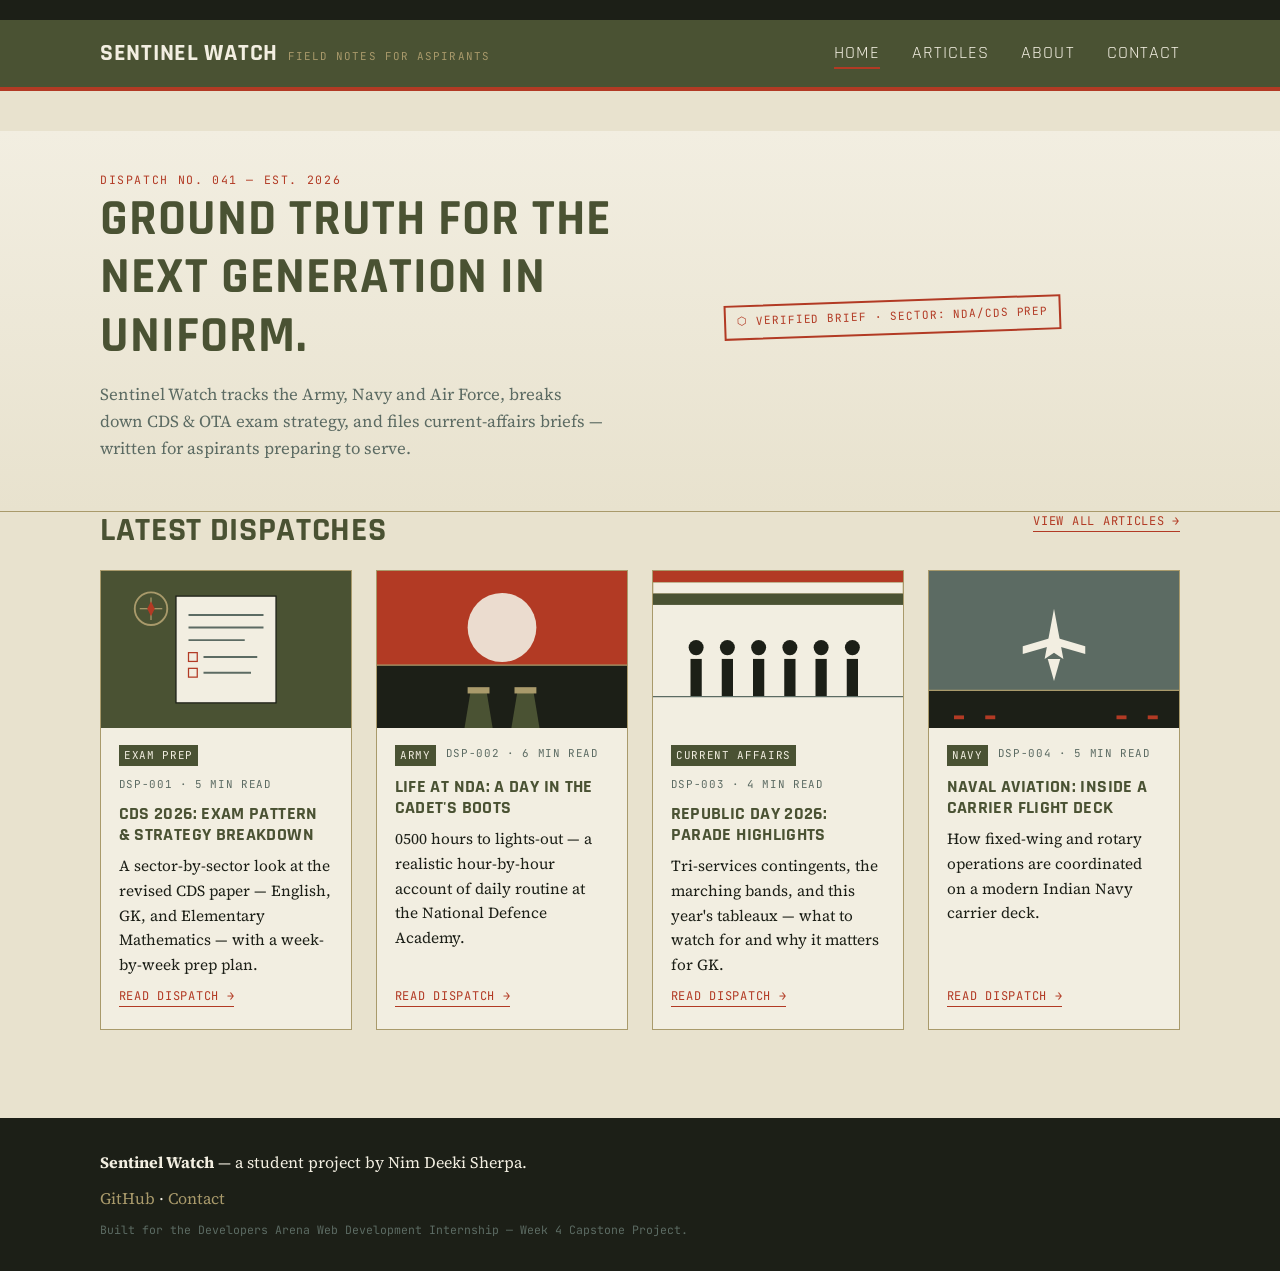
<file: index.html>
<!DOCTYPE html>
<html lang="en">
<head>
  <meta charset="UTF-8">
  <meta name="viewport" content="width=device-width, initial-scale=1.0">
  <title>Sentinel Watch — Field Notes for the Defence Aspirant</title>
  <meta name="description" content="Sentinel Watch is a defence forces news and exam-prep blog covering the Army, Navy, Air Force, CDS/OTA strategy, and current affairs.">
  <link rel="preconnect" href="https://fonts.googleapis.com">
  <link rel="preconnect" href="https://fonts.gstatic.com" crossorigin>
  <link href="https://fonts.googleapis.com/css2?family=Rajdhani:wght@600;700&family=Source+Serif+4:opsz,wght@8..60,400;8..60,600&family=JetBrains+Mono:wght@400;500&display=swap" rel="stylesheet">
  <link rel="stylesheet" href="css/style.css">
</head>
<body>
  <a class="skip-link" href="#main">Skip to main content</a>

  <div class="ticker" aria-hidden="true">
    <div class="ticker__track">
      <span><strong>SITREP</strong> — CDS 2026 (II) notification expected this month</span>
      <span><strong>SITREP</strong> — Republic Day rehearsals begin at Kartavya Path</span>
      <span><strong>SITREP</strong> — Agnipath review committee submits interim report</span>
      <span><strong>SITREP</strong> — INS Vikrant completes latest deck trials</span>
      <span><strong>SITREP</strong> — CDS 2026 (II) notification expected this month</span>
      <span><strong>SITREP</strong> — Republic Day rehearsals begin at Kartavya Path</span>
    </div>
  </div>

  <header class="site-header">
    <div class="wrap">
      <a class="brand" href="index.html">
        <span class="brand__mark">SENTINEL WATCH</span>
        <span class="brand__tag">Field Notes for Aspirants</span>
      </a>
      <button class="nav-toggle" id="navToggle" aria-expanded="false" aria-controls="mainNav" aria-label="Toggle navigation menu">
        <span></span><span></span><span></span>
      </button>
      <nav class="main-nav" id="mainNav" aria-label="Primary">
        <ul>
          <li><a href="index.html" aria-current="page">Home</a></li>
          <li><a href="articles.html">Articles</a></li>
          <li><a href="about.html">About</a></li>
          <li><a href="contact.html">Contact</a></li>
        </ul>
      </nav>
    </div>
  </header>

  <main id="main">
    <section class="hero">
      <div class="wrap hero__grid">
        <div>
          <p class="eyebrow">Dispatch No. 041 — Est. 2026</p>
          <h1>Ground truth for the next generation in uniform.</h1>
          <p class="hero__lede">Sentinel Watch tracks the Army, Navy and Air Force, breaks down CDS &amp; OTA exam strategy, and files current-affairs briefs — written for aspirants preparing to serve.</p>
        </div>
        <div class="hero__stamp">
          <span class="stamp">⬡ Verified Brief · Sector: NDA/CDS Prep</span>
        </div>
      </div>
    </section>

    <section class="wrap" aria-labelledby="latest-heading">
      <div class="section-head">
        <h2 id="latest-heading">Latest Dispatches</h2>
        <a class="card__link" href="articles.html">View all articles →</a>
      </div>

      <div class="card-grid card-grid--home">

        <article class="card">
          <div class="card__media">
            <img src="images/article-cds-strategy.svg" alt="Illustration of an exam paper with a compass and checklist, representing exam strategy" width="400" height="250" loading="lazy">
          </div>
          <div class="card__body">
            <p class="card__meta"><span class="tag">Exam Prep</span><span>DSP-001 · 5 min read</span></p>
            <h3>CDS 2026: Exam Pattern &amp; Strategy Breakdown</h3>
            <p class="card__excerpt">A sector-by-sector look at the revised CDS paper — English, GK, and Elementary Mathematics — with a week-by-week prep plan.</p>
            <a class="card__link" href="articles.html">Read dispatch →</a>
          </div>
        </article>

        <article class="card">
          <div class="card__media">
            <img src="images/article-nda-life.svg" alt="Illustration of a cadet's boots and a sunrise over a parade ground" width="400" height="250" loading="lazy">
          </div>
          <div class="card__body">
            <p class="card__meta"><span class="tag">Army</span><span>DSP-002 · 6 min read</span></p>
            <h3>Life at NDA: A Day in the Cadet's Boots</h3>
            <p class="card__excerpt">0500 hours to lights-out — a realistic hour-by-hour account of daily routine at the National Defence Academy.</p>
            <a class="card__link" href="articles.html">Read dispatch →</a>
          </div>
        </article>

        <article class="card">
          <div class="card__media">
            <img src="images/article-republic-day.svg" alt="Illustration of a parade formation and tricolour bunting" width="400" height="250" loading="lazy">
          </div>
          <div class="card__body">
            <p class="card__meta"><span class="tag">Current Affairs</span><span>DSP-003 · 4 min read</span></p>
            <h3>Republic Day 2026: Parade Highlights</h3>
            <p class="card__excerpt">Tri-services contingents, the marching bands, and this year's tableaux — what to watch for and why it matters for GK.</p>
            <a class="card__link" href="articles.html">Read dispatch →</a>
          </div>
        </article>

        <article class="card">
          <div class="card__media">
            <img src="images/article-naval-aviation.svg" alt="Illustration of a fighter jet silhouette on a carrier deck" width="400" height="250" loading="lazy">
          </div>
          <div class="card__body">
            <p class="card__meta"><span class="tag">Navy</span><span>DSP-004 · 5 min read</span></p>
            <h3>Naval Aviation: Inside a Carrier Flight Deck</h3>
            <p class="card__excerpt">How fixed-wing and rotary operations are coordinated on a modern Indian Navy carrier deck.</p>
            <a class="card__link" href="articles.html">Read dispatch →</a>
          </div>
        </article>

      </div>
    </section>
  </main>

  <footer class="site-footer">
    <div class="wrap">
      <p><strong>Sentinel Watch</strong> — a student project by Nim Deeki Sherpa.</p>
      <p><a href="https://github.com/nimdeeki" target="_blank" rel="noopener">GitHub</a> · <a href="contact.html">Contact</a></p>
      <p class="footer-meta">Built for the Developers Arena Web Development Internship — Week 4 Capstone Project.</p>
    </div>
  </footer>

  <script src="js/main.js"></script>
</body>
</html>
</file>
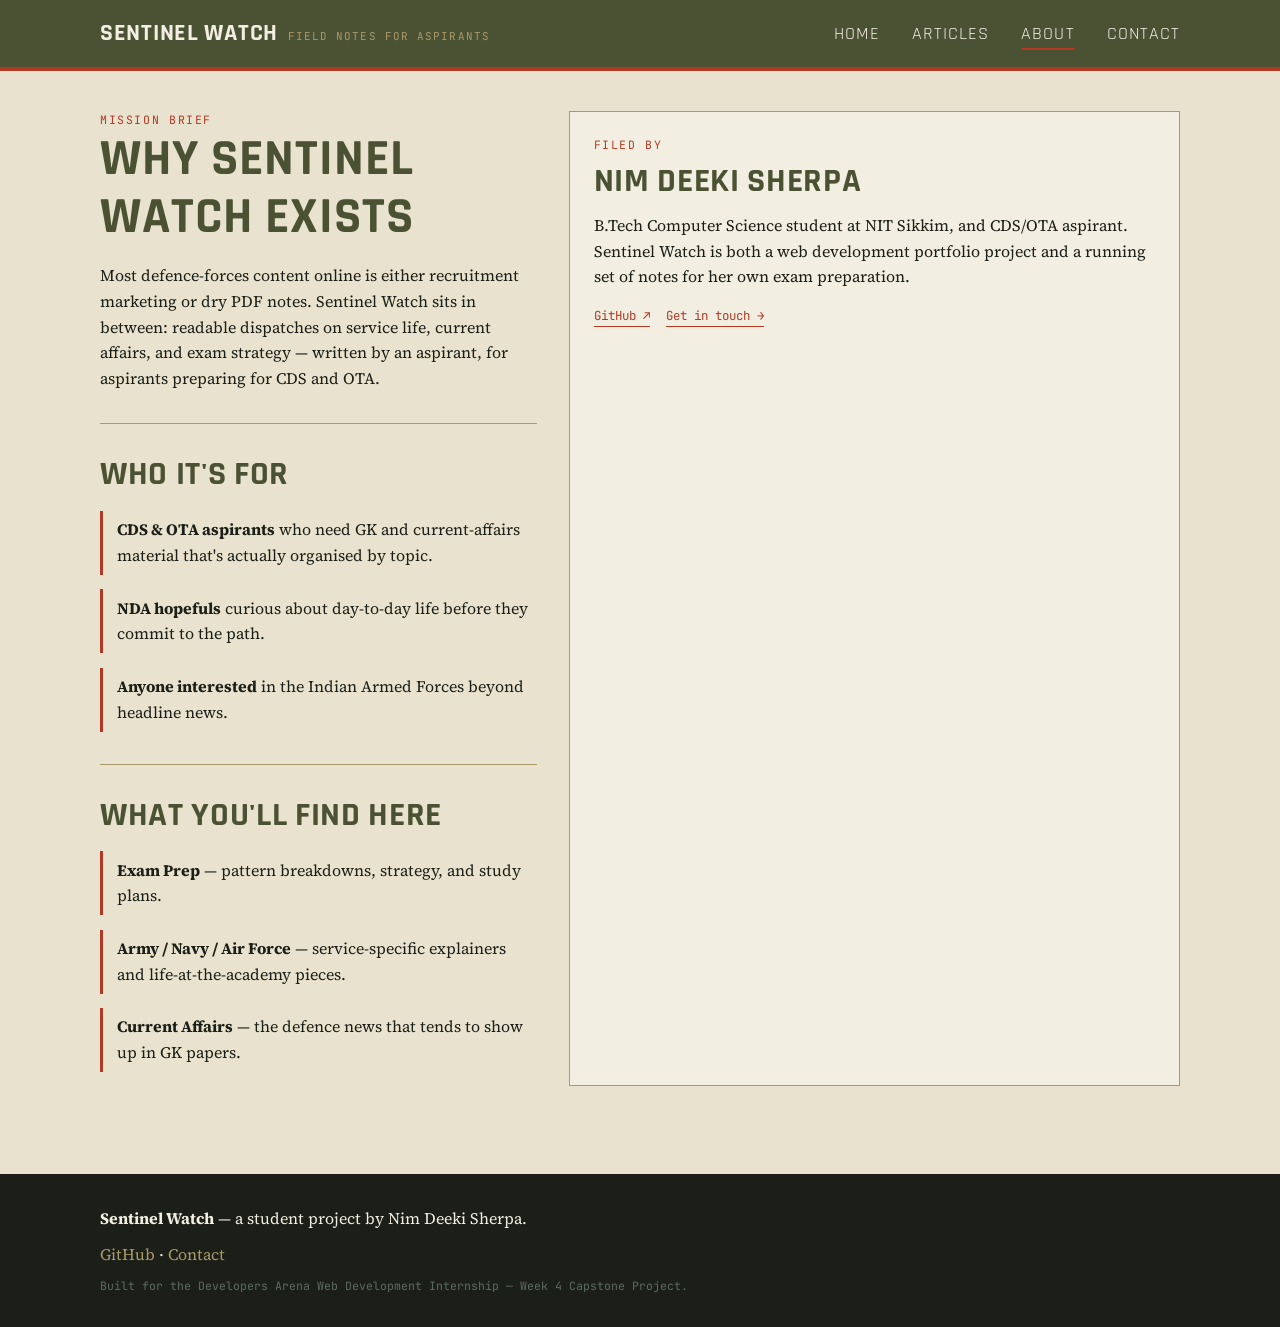
<file: about.html>
<!DOCTYPE html>
<html lang="en">
<head>
  <meta charset="UTF-8">
  <meta name="viewport" content="width=device-width, initial-scale=1.0">
  <title>About — Sentinel Watch</title>
  <meta name="description" content="About Sentinel Watch — why it exists, who it's for, and the author behind it.">
  <link rel="preconnect" href="https://fonts.googleapis.com">
  <link rel="preconnect" href="https://fonts.gstatic.com" crossorigin>
  <link href="https://fonts.googleapis.com/css2?family=Rajdhani:wght@600;700&family=Source+Serif+4:opsz,wght@8..60,400;8..60,600&family=JetBrains+Mono:wght@400;500&display=swap" rel="stylesheet">
  <link rel="stylesheet" href="css/style.css">
</head>
<body>
  <a class="skip-link" href="#main">Skip to main content</a>

  <header class="site-header">
    <div class="wrap">
      <a class="brand" href="index.html">
        <span class="brand__mark">SENTINEL WATCH</span>
        <span class="brand__tag">Field Notes for Aspirants</span>
      </a>
      <button class="nav-toggle" id="navToggle" aria-expanded="false" aria-controls="mainNav" aria-label="Toggle navigation menu">
        <span></span><span></span><span></span>
      </button>
      <nav class="main-nav" id="mainNav" aria-label="Primary">
        <ul>
          <li><a href="index.html">Home</a></li>
          <li><a href="articles.html">Articles</a></li>
          <li><a href="about.html" aria-current="page">About</a></li>
          <li><a href="contact.html">Contact</a></li>
        </ul>
      </nav>
    </div>
  </header>

  <main id="main">
    <section class="wrap about-grid">
      <div>
        <p class="eyebrow">Mission Brief</p>
        <h1>Why Sentinel Watch exists</h1>
        <p style="margin-top:1rem; max-width:60ch;">
          Most defence-forces content online is either recruitment marketing or dry PDF notes.
          Sentinel Watch sits in between: readable dispatches on service life, current affairs,
          and exam strategy — written by an aspirant, for aspirants preparing for CDS and OTA.
        </p>

        <hr class="rule">

        <h2>Who it's for</h2>
        <ul class="value-list" style="margin-top:1rem;">
          <li><strong>CDS &amp; OTA aspirants</strong> who need GK and current-affairs material that's actually organised by topic.</li>
          <li><strong>NDA hopefuls</strong> curious about day-to-day life before they commit to the path.</li>
          <li><strong>Anyone interested</strong> in the Indian Armed Forces beyond headline news.</li>
        </ul>

        <hr class="rule">

        <h2>What you'll find here</h2>
        <ul class="value-list" style="margin-top:1rem;">
          <li><strong>Exam Prep</strong> — pattern breakdowns, strategy, and study plans.</li>
          <li><strong>Army / Navy / Air Force</strong> — service-specific explainers and life-at-the-academy pieces.</li>
          <li><strong>Current Affairs</strong> — the defence news that tends to show up in GK papers.</li>
        </ul>
      </div>

      <aside class="author-card" aria-labelledby="author-heading">
        <p class="eyebrow">Filed By</p>
        <h2 id="author-heading" style="margin-top:0.5rem;">Nim Deeki Sherpa</h2>
        <p style="margin-top:0.75rem;">
          B.Tech Computer Science student at NIT Sikkim, and CDS/OTA aspirant. Sentinel Watch
          is both a web development portfolio project and a running set of notes for her own
          exam preparation.
        </p>
        <div class="author-card__links">
          <a href="https://github.com/nimdeeki" target="_blank" rel="noopener">GitHub ↗</a>
          <a href="contact.html">Get in touch →</a>
        </div>
      </aside>
    </section>
  </main>

  <footer class="site-footer">
    <div class="wrap">
      <p><strong>Sentinel Watch</strong> — a student project by Nim Deeki Sherpa.</p>
      <p><a href="https://github.com/nimdeeki" target="_blank" rel="noopener">GitHub</a> · <a href="contact.html">Contact</a></p>
      <p class="footer-meta">Built for the Developers Arena Web Development Internship — Week 4 Capstone Project.</p>
    </div>
  </footer>

  <script src="js/main.js"></script>
</body>
</html>
</file>
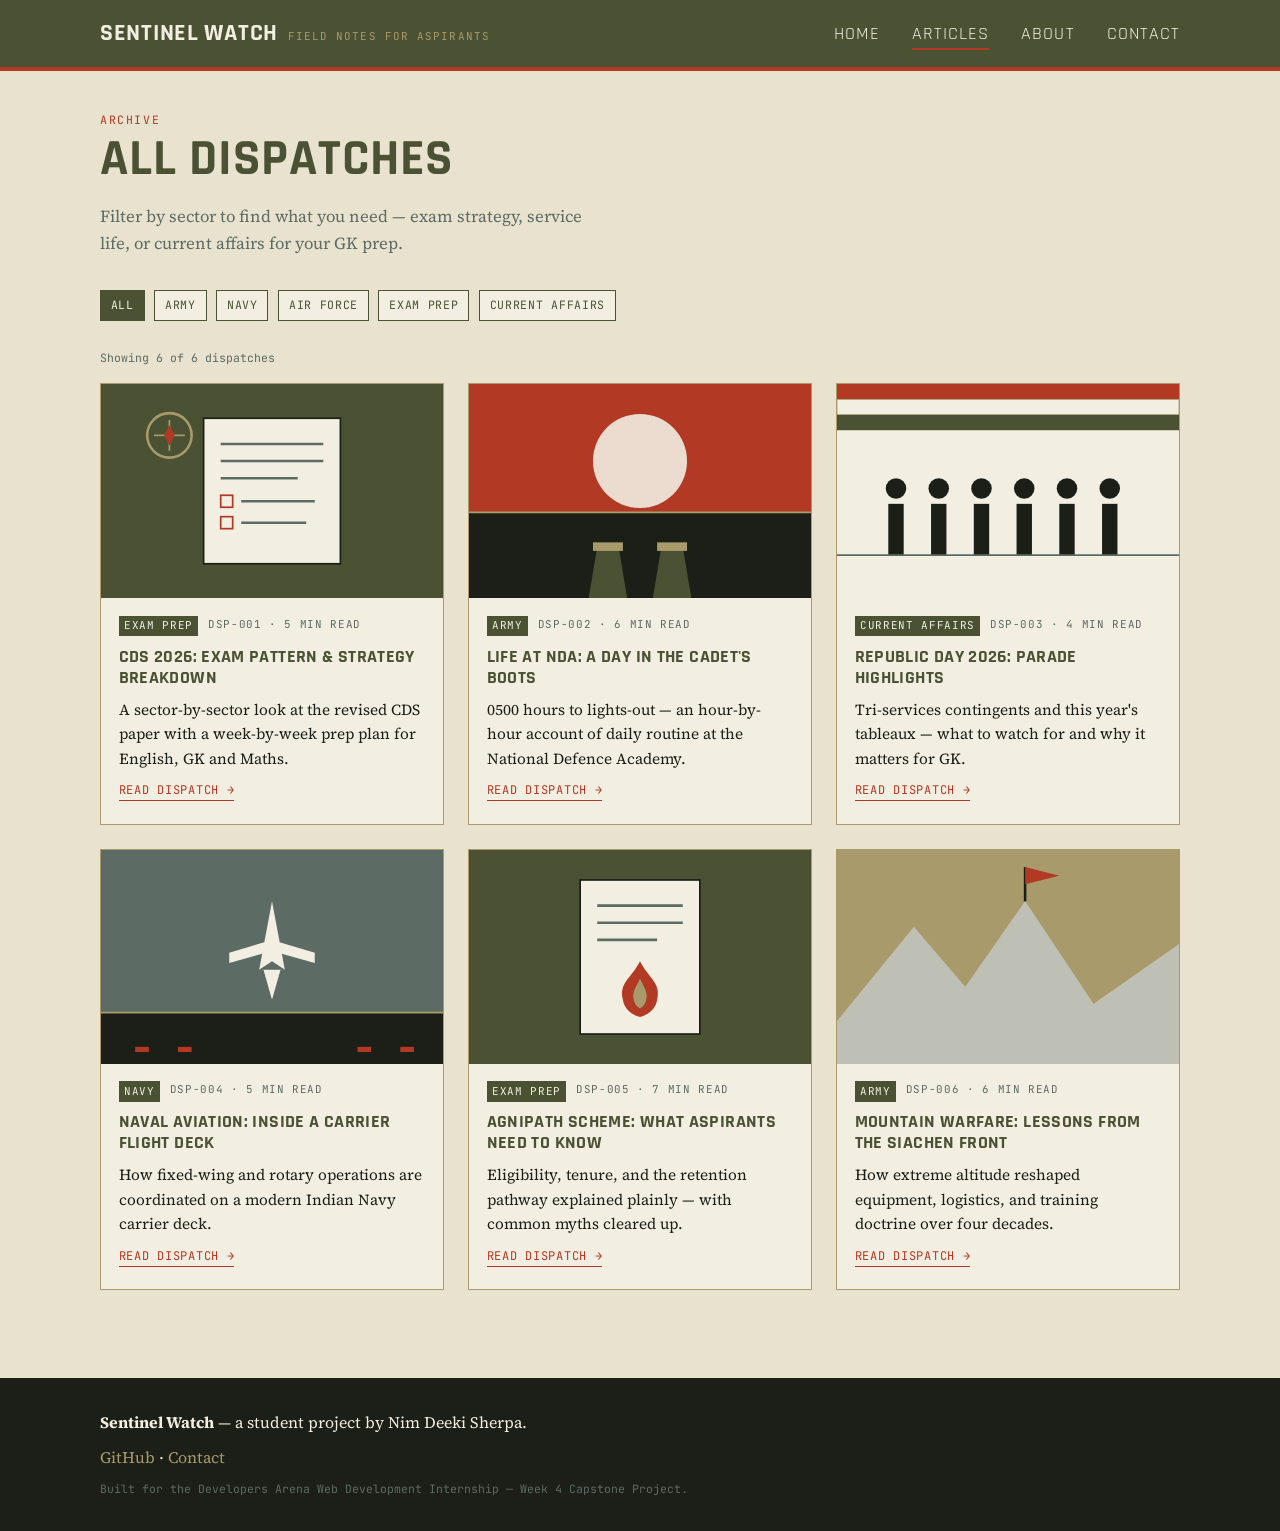
<file: articles.html>
<!DOCTYPE html>
<html lang="en">
<head>
  <meta charset="UTF-8">
  <meta name="viewport" content="width=device-width, initial-scale=1.0">
  <title>Articles — Sentinel Watch</title>
  <meta name="description" content="Browse all Sentinel Watch dispatches: Army, Navy, Air Force, exam prep and current affairs, filterable by category.">
  <link rel="preconnect" href="https://fonts.googleapis.com">
  <link rel="preconnect" href="https://fonts.gstatic.com" crossorigin>
  <link href="https://fonts.googleapis.com/css2?family=Rajdhani:wght@600;700&family=Source+Serif+4:opsz,wght@8..60,400;8..60,600&family=JetBrains+Mono:wght@400;500&display=swap" rel="stylesheet">
  <link rel="stylesheet" href="css/style.css">
</head>
<body>
  <a class="skip-link" href="#main">Skip to main content</a>

  <header class="site-header">
    <div class="wrap">
      <a class="brand" href="index.html">
        <span class="brand__mark">SENTINEL WATCH</span>
        <span class="brand__tag">Field Notes for Aspirants</span>
      </a>
      <button class="nav-toggle" id="navToggle" aria-expanded="false" aria-controls="mainNav" aria-label="Toggle navigation menu">
        <span></span><span></span><span></span>
      </button>
      <nav class="main-nav" id="mainNav" aria-label="Primary">
        <ul>
          <li><a href="index.html">Home</a></li>
          <li><a href="articles.html" aria-current="page">Articles</a></li>
          <li><a href="about.html">About</a></li>
          <li><a href="contact.html">Contact</a></li>
        </ul>
      </nav>
    </div>
  </header>

  <main id="main">
    <section class="wrap">
      <p class="eyebrow">Archive</p>
      <h1>All Dispatches</h1>
      <p class="hero__lede" style="margin-bottom:2rem;">Filter by sector to find what you need — exam strategy, service life, or current affairs for your GK prep.</p>

      <div class="filters" role="group" aria-label="Filter articles by category">
        <button class="filter-btn" data-filter="all" aria-pressed="true">All</button>
        <button class="filter-btn" data-filter="Army" aria-pressed="false">Army</button>
        <button class="filter-btn" data-filter="Navy" aria-pressed="false">Navy</button>
        <button class="filter-btn" data-filter="Air Force" aria-pressed="false">Air Force</button>
        <button class="filter-btn" data-filter="Exam Prep" aria-pressed="false">Exam Prep</button>
        <button class="filter-btn" data-filter="Current Affairs" aria-pressed="false">Current Affairs</button>
      </div>

      <p id="resultCount" class="footer-meta" style="margin-bottom:1rem;" aria-live="polite">Showing 6 of 6 dispatches</p>

      <div class="card-grid" id="articleGrid">

        <article class="card" data-category="Exam Prep">
          <div class="card__media">
            <img src="images/article-cds-strategy.svg" alt="Illustration of an exam paper with a compass and checklist" width="400" height="250" loading="lazy">
          </div>
          <div class="card__body">
            <p class="card__meta"><span class="tag">Exam Prep</span><span>DSP-001 · 5 min read</span></p>
            <h3>CDS 2026: Exam Pattern &amp; Strategy Breakdown</h3>
            <p class="card__excerpt">A sector-by-sector look at the revised CDS paper with a week-by-week prep plan for English, GK and Maths.</p>
            <a class="card__link" href="#">Read dispatch →</a>
          </div>
        </article>

        <article class="card" data-category="Army">
          <div class="card__media">
            <img src="images/article-nda-life.svg" alt="Illustration of cadet's boots and sunrise over a parade ground" width="400" height="250" loading="lazy">
          </div>
          <div class="card__body">
            <p class="card__meta"><span class="tag">Army</span><span>DSP-002 · 6 min read</span></p>
            <h3>Life at NDA: A Day in the Cadet's Boots</h3>
            <p class="card__excerpt">0500 hours to lights-out — an hour-by-hour account of daily routine at the National Defence Academy.</p>
            <a class="card__link" href="#">Read dispatch →</a>
          </div>
        </article>

        <article class="card" data-category="Current Affairs">
          <div class="card__media">
            <img src="images/article-republic-day.svg" alt="Illustration of a parade formation with tricolour bunting" width="400" height="250" loading="lazy">
          </div>
          <div class="card__body">
            <p class="card__meta"><span class="tag">Current Affairs</span><span>DSP-003 · 4 min read</span></p>
            <h3>Republic Day 2026: Parade Highlights</h3>
            <p class="card__excerpt">Tri-services contingents and this year's tableaux — what to watch for and why it matters for GK.</p>
            <a class="card__link" href="#">Read dispatch →</a>
          </div>
        </article>

        <article class="card" data-category="Navy">
          <div class="card__media">
            <img src="images/article-naval-aviation.svg" alt="Illustration of a fighter jet silhouette on a carrier deck" width="400" height="250" loading="lazy">
          </div>
          <div class="card__body">
            <p class="card__meta"><span class="tag">Navy</span><span>DSP-004 · 5 min read</span></p>
            <h3>Naval Aviation: Inside a Carrier Flight Deck</h3>
            <p class="card__excerpt">How fixed-wing and rotary operations are coordinated on a modern Indian Navy carrier deck.</p>
            <a class="card__link" href="#">Read dispatch →</a>
          </div>
        </article>

        <article class="card" data-category="Exam Prep">
          <div class="card__media">
            <img src="images/article-agnipath.svg" alt="Illustration of a document with a flame motif representing the Agnipath scheme" width="400" height="250" loading="lazy">
          </div>
          <div class="card__body">
            <p class="card__meta"><span class="tag">Exam Prep</span><span>DSP-005 · 7 min read</span></p>
            <h3>Agnipath Scheme: What Aspirants Need to Know</h3>
            <p class="card__excerpt">Eligibility, tenure, and the retention pathway explained plainly — with common myths cleared up.</p>
            <a class="card__link" href="#">Read dispatch →</a>
          </div>
        </article>

        <article class="card" data-category="Army">
          <div class="card__media">
            <img src="images/article-siachen.svg" alt="Illustration of a mountain ridge with a flag marker" width="400" height="250" loading="lazy">
          </div>
          <div class="card__body">
            <p class="card__meta"><span class="tag">Army</span><span>DSP-006 · 6 min read</span></p>
            <h3>Mountain Warfare: Lessons from the Siachen Front</h3>
            <p class="card__excerpt">How extreme altitude reshaped equipment, logistics, and training doctrine over four decades.</p>
            <a class="card__link" href="#">Read dispatch →</a>
          </div>
        </article>

      </div>

      <p id="noResults" class="footer-meta" style="display:none; margin-top:1.5rem;">No dispatches filed under this sector yet.</p>
    </section>
  </main>

  <footer class="site-footer">
    <div class="wrap">
      <p><strong>Sentinel Watch</strong> — a student project by Nim Deeki Sherpa.</p>
      <p><a href="https://github.com/nimdeeki" target="_blank" rel="noopener">GitHub</a> · <a href="contact.html">Contact</a></p>
      <p class="footer-meta">Built for the Developers Arena Web Development Internship — Week 4 Capstone Project.</p>
    </div>
  </footer>

  <script src="js/main.js"></script>
</body>
</html>
</file>
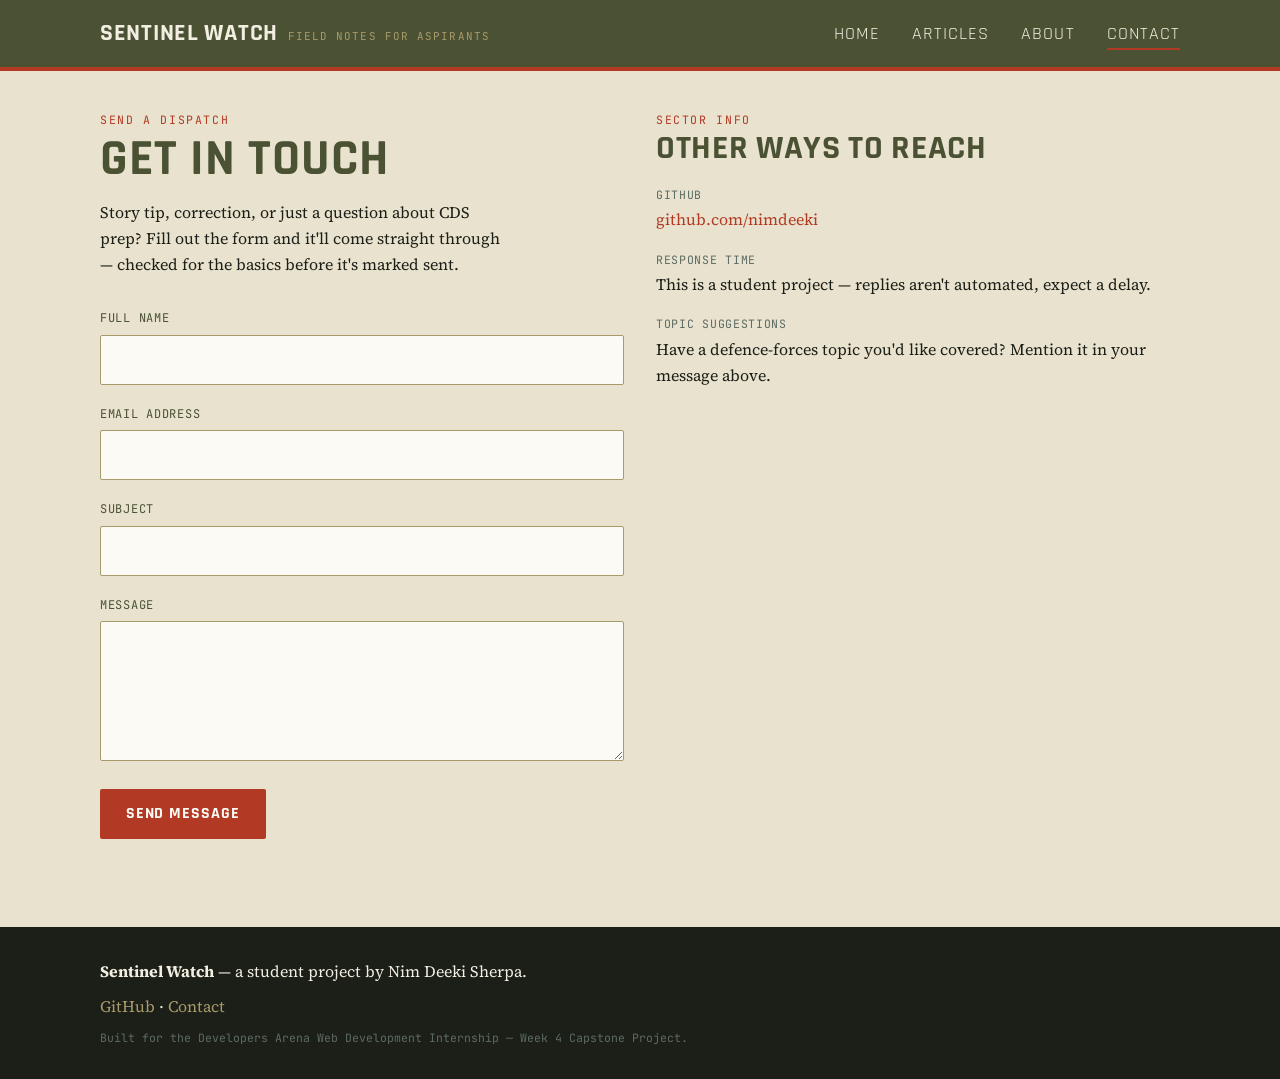
<file: contact.html>
<!DOCTYPE html>
<html lang="en">
<head>
  <meta charset="UTF-8">
  <meta name="viewport" content="width=device-width, initial-scale=1.0">
  <title>Contact — Sentinel Watch</title>
  <meta name="description" content="Get in touch with Sentinel Watch — questions, corrections, or story tips.">
  <link rel="preconnect" href="https://fonts.googleapis.com">
  <link rel="preconnect" href="https://fonts.gstatic.com" crossorigin>
  <link href="https://fonts.googleapis.com/css2?family=Rajdhani:wght@600;700&family=Source+Serif+4:opsz,wght@8..60,400;8..60,600&family=JetBrains+Mono:wght@400;500&display=swap" rel="stylesheet">
  <link rel="stylesheet" href="css/style.css">
</head>
<body>
  <a class="skip-link" href="#main">Skip to main content</a>

  <header class="site-header">
    <div class="wrap">
      <a class="brand" href="index.html">
        <span class="brand__mark">SENTINEL WATCH</span>
        <span class="brand__tag">Field Notes for Aspirants</span>
      </a>
      <button class="nav-toggle" id="navToggle" aria-expanded="false" aria-controls="mainNav" aria-label="Toggle navigation menu">
        <span></span><span></span><span></span>
      </button>
      <nav class="main-nav" id="mainNav" aria-label="Primary">
        <ul>
          <li><a href="index.html">Home</a></li>
          <li><a href="articles.html">Articles</a></li>
          <li><a href="about.html">About</a></li>
          <li><a href="contact.html" aria-current="page">Contact</a></li>
        </ul>
      </nav>
    </div>
  </header>

  <main id="main">
    <section class="wrap contact-grid">
      <div>
        <p class="eyebrow">Send a Dispatch</p>
        <h1>Get in Touch</h1>
        <p style="margin-top:0.75rem; max-width:50ch;">
          Story tip, correction, or just a question about CDS prep? Fill out the form and
          it'll come straight through — checked for the basics before it's marked sent.
        </p>

        <form id="contactForm" novalidate style="margin-top:2rem;">
          <div class="field" id="nameField">
            <label for="name">Full name</label>
            <input type="text" id="name" name="name" autocomplete="name" required aria-describedby="nameError">
            <p class="error" id="nameError">Please enter your name.</p>
          </div>

          <div class="field" id="emailField">
            <label for="email">Email address</label>
            <input type="email" id="email" name="email" autocomplete="email" required aria-describedby="emailError">
            <p class="error" id="emailError">Please enter a valid email address.</p>
          </div>

          <div class="field" id="subjectField">
            <label for="subject">Subject</label>
            <input type="text" id="subject" name="subject" required aria-describedby="subjectError">
            <p class="error" id="subjectError">Please enter a subject.</p>
          </div>

          <div class="field" id="messageField">
            <label for="message">Message</label>
            <textarea id="message" name="message" required aria-describedby="messageError"></textarea>
            <p class="error" id="messageError">Message should be at least 15 characters.</p>
          </div>

          <button type="submit" class="btn">Send message</button>

          <p class="form-status" id="formStatus" role="status" aria-live="polite"></p>
        </form>
      </div>

      <aside>
        <p class="eyebrow">Sector Info</p>
        <h2>Other Ways to Reach</h2>
        <dl class="contact-info">
          <dt>GitHub</dt>
          <dd><a href="https://github.com/nimdeeki" target="_blank" rel="noopener" style="color:var(--signal);">github.com/nimdeeki</a></dd>

          <dt>Response Time</dt>
          <dd>This is a student project — replies aren't automated, expect a delay.</dd>

          <dt>Topic Suggestions</dt>
          <dd>Have a defence-forces topic you'd like covered? Mention it in your message above.</dd>
        </dl>
      </aside>
    </section>
  </main>

  <footer class="site-footer">
    <div class="wrap">
      <p><strong>Sentinel Watch</strong> — a student project by Nim Deeki Sherpa.</p>
      <p><a href="https://github.com/nimdeeki" target="_blank" rel="noopener">GitHub</a> · <a href="contact.html">Contact</a></p>
      <p class="footer-meta">Built for the Developers Arena Web Development Internship — Week 4 Capstone Project.</p>
    </div>
  </footer>

  <script src="js/main.js"></script>
</body>
</html>
</file>
<file: css/style.css>
/* =========================================================
   SENTINEL WATCH — stylesheet
   Design concept: field dispatch / military gazette.
   Mobile-first: base styles = phone, media queries add for
   larger screens (min-width), not the other way round.
   ========================================================= */

/* ---------- 1. Design tokens ---------- */
:root {
  /* Color */
  --ink:      #1C1F17;   /* near-black olive-black, primary text */
  --paper:    #E8E2CE;   /* parchment / khaki paper background */
  --paper-lt: #F2EEE1;   /* lighter panel background */
  --olive:    #4A5233;   /* brand primary — headers, nav */
  --olive-dk: #363C25;   /* hover / pressed state */
  --khaki:    #A99A6B;   /* borders, rules, muted accents */
  --signal:   #B23A24;   /* signal red — stamps, alerts, CTAs */
  --steel:    #5C6B63;   /* muted secondary text */
  --white:    #FBFAF5;

  /* Type */
  --font-display: 'Rajdhani', 'Arial Narrow', sans-serif;
  --font-body:    'Source Serif 4', 'Georgia', serif;
  --font-mono:    'JetBrains Mono', 'Courier New', monospace;

  /* Layout */
  --max-width: 1120px;
  --gutter: 1.25rem;
  --radius: 2px; /* near-zero radius — dispatch paper, not app UI */
}

/* ---------- 2. Reset ---------- */
*, *::before, *::after { box-sizing: border-box; }
html { -webkit-text-size-adjust: 100%; }
body, h1, h2, h3, p, ul, ol, figure { margin: 0; }
ul { padding: 0; list-style: none; }
img { max-width: 100%; height: auto; display: block; }
a { color: inherit; text-decoration: none; }
button { font: inherit; border: none; background: none; cursor: pointer; }
input, textarea, select { font: inherit; }

@media (prefers-reduced-motion: reduce) {
  *, *::before, *::after {
    animation-duration: 0.01ms !important;
    animation-iteration-count: 1 !important;
    transition-duration: 0.01ms !important;
    scroll-behavior: auto !important;
  }
}

/* ---------- 3. Base ---------- */
body {
  background: var(--paper);
  color: var(--ink);
  font-family: var(--font-body);
  line-height: 1.6;
  font-size: 16px;
}

.skip-link {
  position: absolute;
  left: -999px;
  top: 0;
  background: var(--signal);
  color: var(--white);
  padding: 0.6em 1em;
  z-index: 100;
}
.skip-link:focus {
  left: 0.5rem;
  top: 0.5rem;
}

:focus-visible {
  outline: 3px solid var(--signal);
  outline-offset: 2px;
}

.wrap {
  max-width: var(--max-width);
  margin-inline: auto;
  padding-inline: var(--gutter);
}

.eyebrow {
  font-family: var(--font-mono);
  text-transform: uppercase;
  letter-spacing: 0.14em;
  font-size: 0.72rem;
  color: var(--signal);
}

h1, h2, h3 {
  font-family: var(--font-display);
  font-weight: 700;
  color: var(--olive);
  text-transform: uppercase;
  letter-spacing: 0.02em;
  line-height: 1.15;
}

h1 { font-size: clamp(2rem, 6vw, 3.2rem); }
h2 { font-size: clamp(1.5rem, 4vw, 2.1rem); }
h3 { font-size: 1.15rem; }

.rule {
  border: none;
  border-top: 1px solid var(--khaki);
  margin: 2rem 0;
}

/* ---------- 4. SITREP ticker ---------- */
.ticker {
  background: var(--ink);
  color: var(--paper-lt);
  overflow: hidden;
  white-space: nowrap;
  font-family: var(--font-mono);
  font-size: 0.78rem;
  letter-spacing: 0.04em;
}
.ticker__track {
  display: inline-block;
  padding-left: 100%;
  animation: ticker 32s linear infinite;
}
.ticker__track span { margin-right: 3rem; color: var(--khaki); }
.ticker__track span strong { color: var(--paper-lt); }
@keyframes ticker {
  from { transform: translateX(0); }
  to   { transform: translateX(-100%); }
}

/* ---------- 5. Header / nav ---------- */
.site-header {
  background: var(--olive);
  color: var(--paper-lt);
  border-bottom: 4px solid var(--signal);
}
.site-header .wrap {
  display: flex;
  align-items: center;
  justify-content: space-between;
  padding-block: 0.9rem;
}
.brand {
  display: flex;
  align-items: baseline;
  gap: 0.6rem;
}
.brand__mark {
  font-family: var(--font-display);
  font-weight: 700;
  font-size: 1.5rem;
  letter-spacing: 0.03em;
  color: var(--paper-lt);
}
.brand__tag {
  font-family: var(--font-mono);
  font-size: 0.68rem;
  color: var(--khaki);
  text-transform: uppercase;
  letter-spacing: 0.1em;
  display: none;
}

.nav-toggle {
  display: inline-flex;
  flex-direction: column;
  gap: 4px;
  padding: 0.5rem;
  z-index: 20;
}
.nav-toggle span {
  width: 24px;
  height: 2px;
  background: var(--paper-lt);
  transition: transform 0.2s ease, opacity 0.2s ease;
}
.nav-toggle[aria-expanded="true"] span:nth-child(1) { transform: translateY(6px) rotate(45deg); }
.nav-toggle[aria-expanded="true"] span:nth-child(2) { opacity: 0; }
.nav-toggle[aria-expanded="true"] span:nth-child(3) { transform: translateY(-6px) rotate(-45deg); }

.main-nav {
  position: fixed;
  inset: 0 0 0 30%;
  background: var(--olive-dk);
  transform: translateX(100%);
  transition: transform 0.25s ease;
  z-index: 15;
  padding: 5rem 1.5rem 2rem;
}
.main-nav.is-open { transform: translateX(0); }
.main-nav ul {
  display: flex;
  flex-direction: column;
  gap: 1.4rem;
}
.main-nav a {
  font-family: var(--font-display);
  text-transform: uppercase;
  letter-spacing: 0.06em;
  font-size: 1.1rem;
  color: var(--paper-lt);
  padding-bottom: 3px;
  border-bottom: 2px solid transparent;
}
.main-nav a:hover,
.main-nav a[aria-current="page"] { border-color: var(--signal); }

/* ---------- 6. Hero ---------- */
.hero {
  background: linear-gradient(180deg, var(--paper-lt), var(--paper));
  padding-block: 2.5rem 3rem;
  border-bottom: 1px solid var(--khaki);
}
.hero__grid {
  display: grid;
  gap: 2rem;
}
.hero__lede {
  font-size: 1.05rem;
  color: var(--steel);
  max-width: 56ch;
  margin-top: 1rem;
}
.hero__stamp {
  justify-self: start;
}

/* Dispatch stamp — signature element */
.stamp {
  display: inline-flex;
  align-items: center;
  gap: 0.6rem;
  border: 2px solid var(--signal);
  color: var(--signal);
  font-family: var(--font-mono);
  font-size: 0.7rem;
  letter-spacing: 0.08em;
  padding: 0.4rem 0.7rem;
  transform: rotate(-2deg);
  text-transform: uppercase;
}

/* ---------- 7. Article cards ---------- */
.section-head {
  display: flex;
  align-items: baseline;
  justify-content: space-between;
  gap: 1rem;
  margin-bottom: 1.25rem;
  flex-wrap: wrap;
}

.card-grid {
  display: grid;
  gap: 1.5rem;
  grid-template-columns: 1fr;
}

.card {
  background: var(--paper-lt);
  border: 1px solid var(--khaki);
  display: flex;
  flex-direction: column;
}
.card__media {
  aspect-ratio: 16 / 10;
  background: var(--olive);
  overflow: hidden;
}
.card__media img { width: 100%; height: 100%; object-fit: cover; }
.card__body { padding: 1.1rem 1.1rem 1.4rem; display: flex; flex-direction: column; gap: 0.6rem; flex: 1; }
.card__meta {
  font-family: var(--font-mono);
  font-size: 0.68rem;
  color: var(--steel);
  text-transform: uppercase;
  letter-spacing: 0.06em;
  display: flex;
  gap: 0.6rem;
  flex-wrap: wrap;
}
.card__meta .tag {
  background: var(--olive);
  color: var(--paper-lt);
  padding: 0.15em 0.5em;
}
.card__excerpt { color: var(--ink); font-size: 0.96rem; flex: 1; }
.card__link {
  font-family: var(--font-mono);
  font-size: 0.75rem;
  color: var(--signal);
  text-transform: uppercase;
  letter-spacing: 0.06em;
  align-self: flex-start;
  border-bottom: 1px solid var(--signal);
}

/* ---------- 8. Filters (articles page) ---------- */
.filters {
  display: flex;
  flex-wrap: wrap;
  gap: 0.6rem;
  margin-bottom: 1.75rem;
}
.filter-btn {
  font-family: var(--font-mono);
  font-size: 0.72rem;
  text-transform: uppercase;
  letter-spacing: 0.06em;
  padding: 0.45em 0.85em;
  border: 1px solid var(--olive);
  color: var(--olive);
  background: var(--paper-lt);
}
.filter-btn[aria-pressed="true"] {
  background: var(--olive);
  color: var(--paper-lt);
}

/* ---------- 9. About page ---------- */
.about-grid {
  display: grid;
  gap: 2rem;
}
.author-card {
  background: var(--paper-lt);
  border: 1px solid var(--khaki);
  padding: 1.5rem;
}
.author-card__links { display: flex; gap: 1rem; margin-top: 1rem; flex-wrap: wrap; }
.author-card__links a {
  font-family: var(--font-mono);
  font-size: 0.78rem;
  color: var(--signal);
  border-bottom: 1px solid var(--signal);
}
.value-list li {
  border-left: 3px solid var(--signal);
  padding: 0.4rem 0 0.4rem 0.9rem;
  margin-bottom: 0.9rem;
}

/* ---------- 10. Contact form ---------- */
.contact-grid {
  display: grid;
  gap: 2rem;
}
.field { margin-bottom: 1.25rem; }
.field label {
  display: block;
  font-family: var(--font-mono);
  font-size: 0.75rem;
  text-transform: uppercase;
  letter-spacing: 0.06em;
  color: var(--olive);
  margin-bottom: 0.4rem;
}
.field input,
.field textarea {
  width: 100%;
  padding: 0.7em 0.8em;
  border: 1px solid var(--khaki);
  background: var(--white);
  color: var(--ink);
  border-radius: var(--radius);
}
.field input:focus,
.field textarea:focus { border-color: var(--olive); }
.field textarea { min-height: 140px; resize: vertical; }
.field .error {
  color: var(--signal);
  font-size: 0.8rem;
  margin-top: 0.35rem;
  display: none;
  font-family: var(--font-mono);
}
.field.has-error input,
.field.has-error textarea { border-color: var(--signal); }
.field.has-error .error { display: block; }

.btn {
  display: inline-block;
  background: var(--signal);
  color: var(--white);
  font-family: var(--font-display);
  text-transform: uppercase;
  letter-spacing: 0.06em;
  font-weight: 700;
  padding: 0.75em 1.6em;
  border-radius: var(--radius);
}
.btn:hover { background: var(--olive); }

.form-status {
  margin-top: 1rem;
  font-family: var(--font-mono);
  font-size: 0.85rem;
  padding: 0.7em 0.9em;
  border-left: 3px solid var(--olive);
  background: var(--paper-lt);
  display: none;
}
.form-status.is-visible { display: block; }
.form-status.is-error { border-color: var(--signal); }

.contact-info dt {
  font-family: var(--font-mono);
  font-size: 0.72rem;
  text-transform: uppercase;
  color: var(--steel);
  letter-spacing: 0.06em;
  margin-top: 1.1rem;
}
.contact-info dd { margin: 0.2rem 0 0; }

/* ---------- 11. Footer ---------- */
.site-footer {
  background: var(--ink);
  color: var(--paper-lt);
  margin-top: 3rem;
  padding-block: 2rem;
}
.site-footer .wrap {
  display: flex;
  flex-direction: column;
  gap: 0.6rem;
}
.site-footer a { color: var(--khaki); border-bottom: 1px solid transparent; }
.site-footer a:hover { border-color: var(--khaki); }
.footer-meta {
  font-family: var(--font-mono);
  font-size: 0.72rem;
  color: var(--steel);
}

main { display: block; padding-block: 2.5rem; }

/* ---------- 12. Responsive: tablet ---------- */
@media (min-width: 640px) {
  .card-grid { grid-template-columns: repeat(2, 1fr); }
  .brand__tag { display: inline; }
}

/* ---------- 13. Responsive: desktop ---------- */
@media (min-width: 900px) {
  .nav-toggle { display: none; }
  .main-nav {
    position: static;
    transform: none;
    background: none;
    padding: 0;
    inset: auto;
  }
  .main-nav ul { flex-direction: row; gap: 2rem; }
  .main-nav a { color: var(--paper-lt); }

  .hero__grid { grid-template-columns: 1.3fr 1fr; align-items: center; }
  .card-grid { grid-template-columns: repeat(3, 1fr); }
  .about-grid { grid-template-columns: 1fr 1.4fr; }
  .contact-grid { grid-template-columns: 1fr 1fr; }
}

@media (min-width: 1180px) {
  .card-grid.card-grid--home { grid-template-columns: repeat(4, 1fr); }
}
</file>
